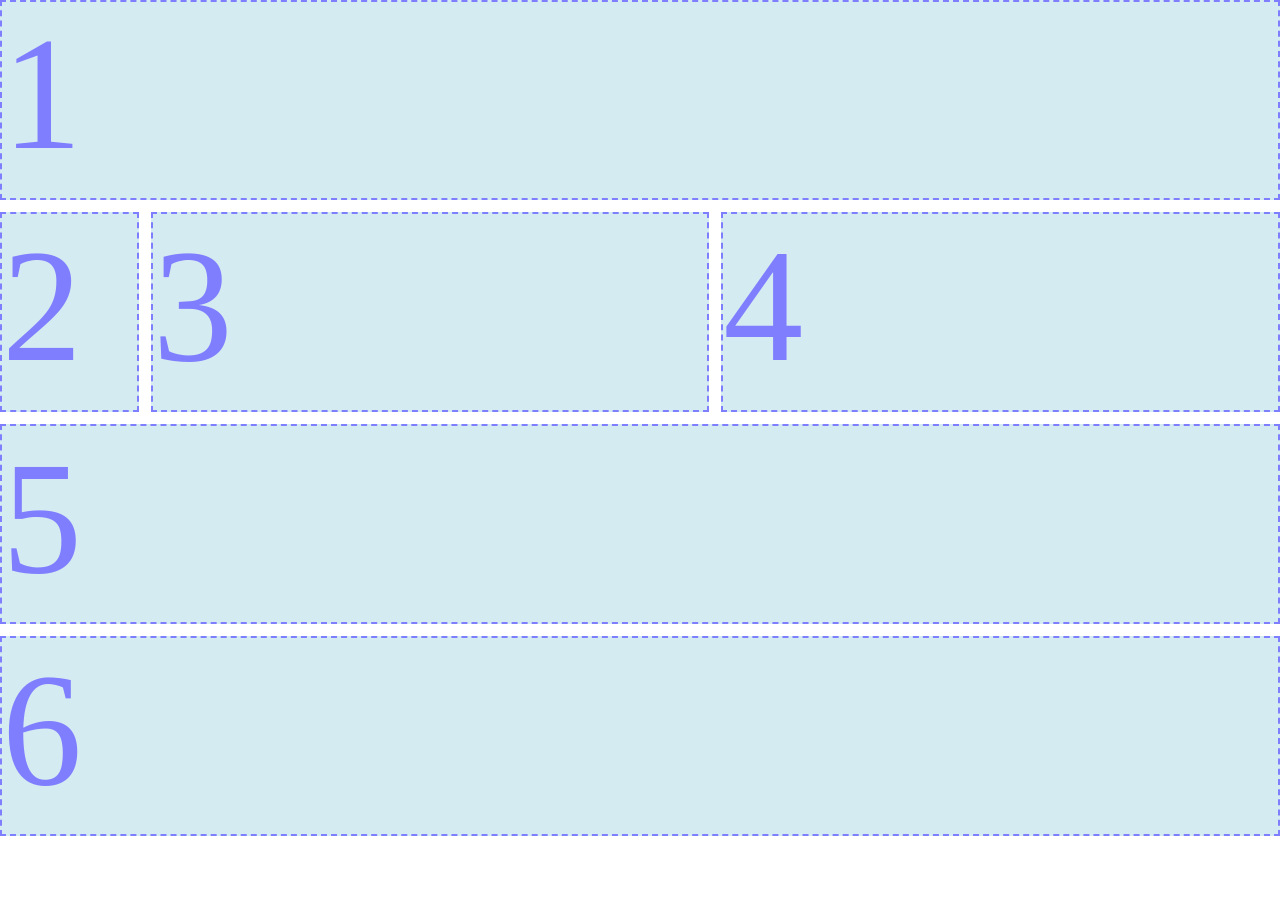
<file: hw5/index.html>
<!doctype html>
<html lang="en">
  <head>
    <meta charset="UTF-8" />
    <meta http-equiv="X-UA-Compatible" content="IE=edge" />
    <meta name="viewport" content="width=device-width, initial-scale=1.0" />
    <title>Assignment 4</title>
    <link rel="stylesheet" href="style.css" />
  </head>
  <body>
    <div class="container">
      <div class="box1">1</div>
      <div class="box2">2</div>
      <div class="box3">3</div>
      <div class="box4">4</div>
      <div class="box5">5</div>
      <div class="box6">6</div>
    </div>
  </body>
</html>
</file>
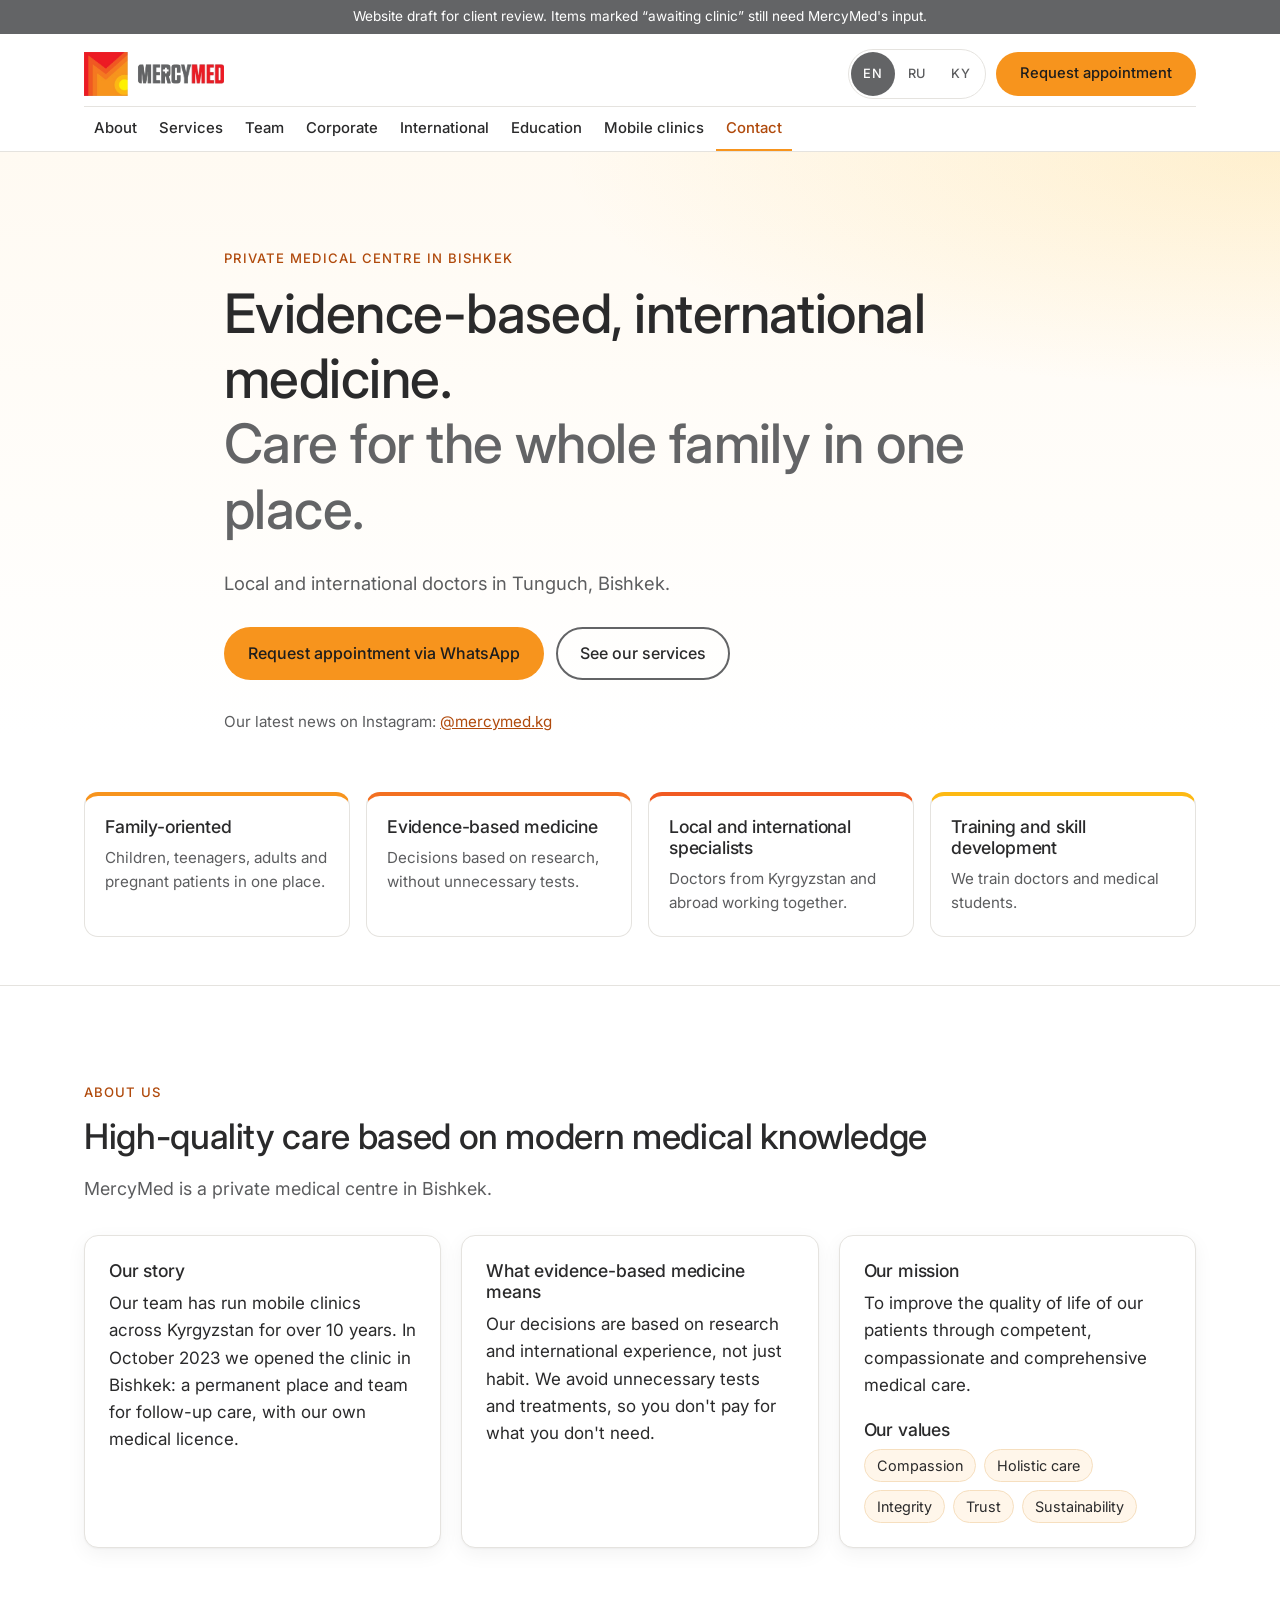
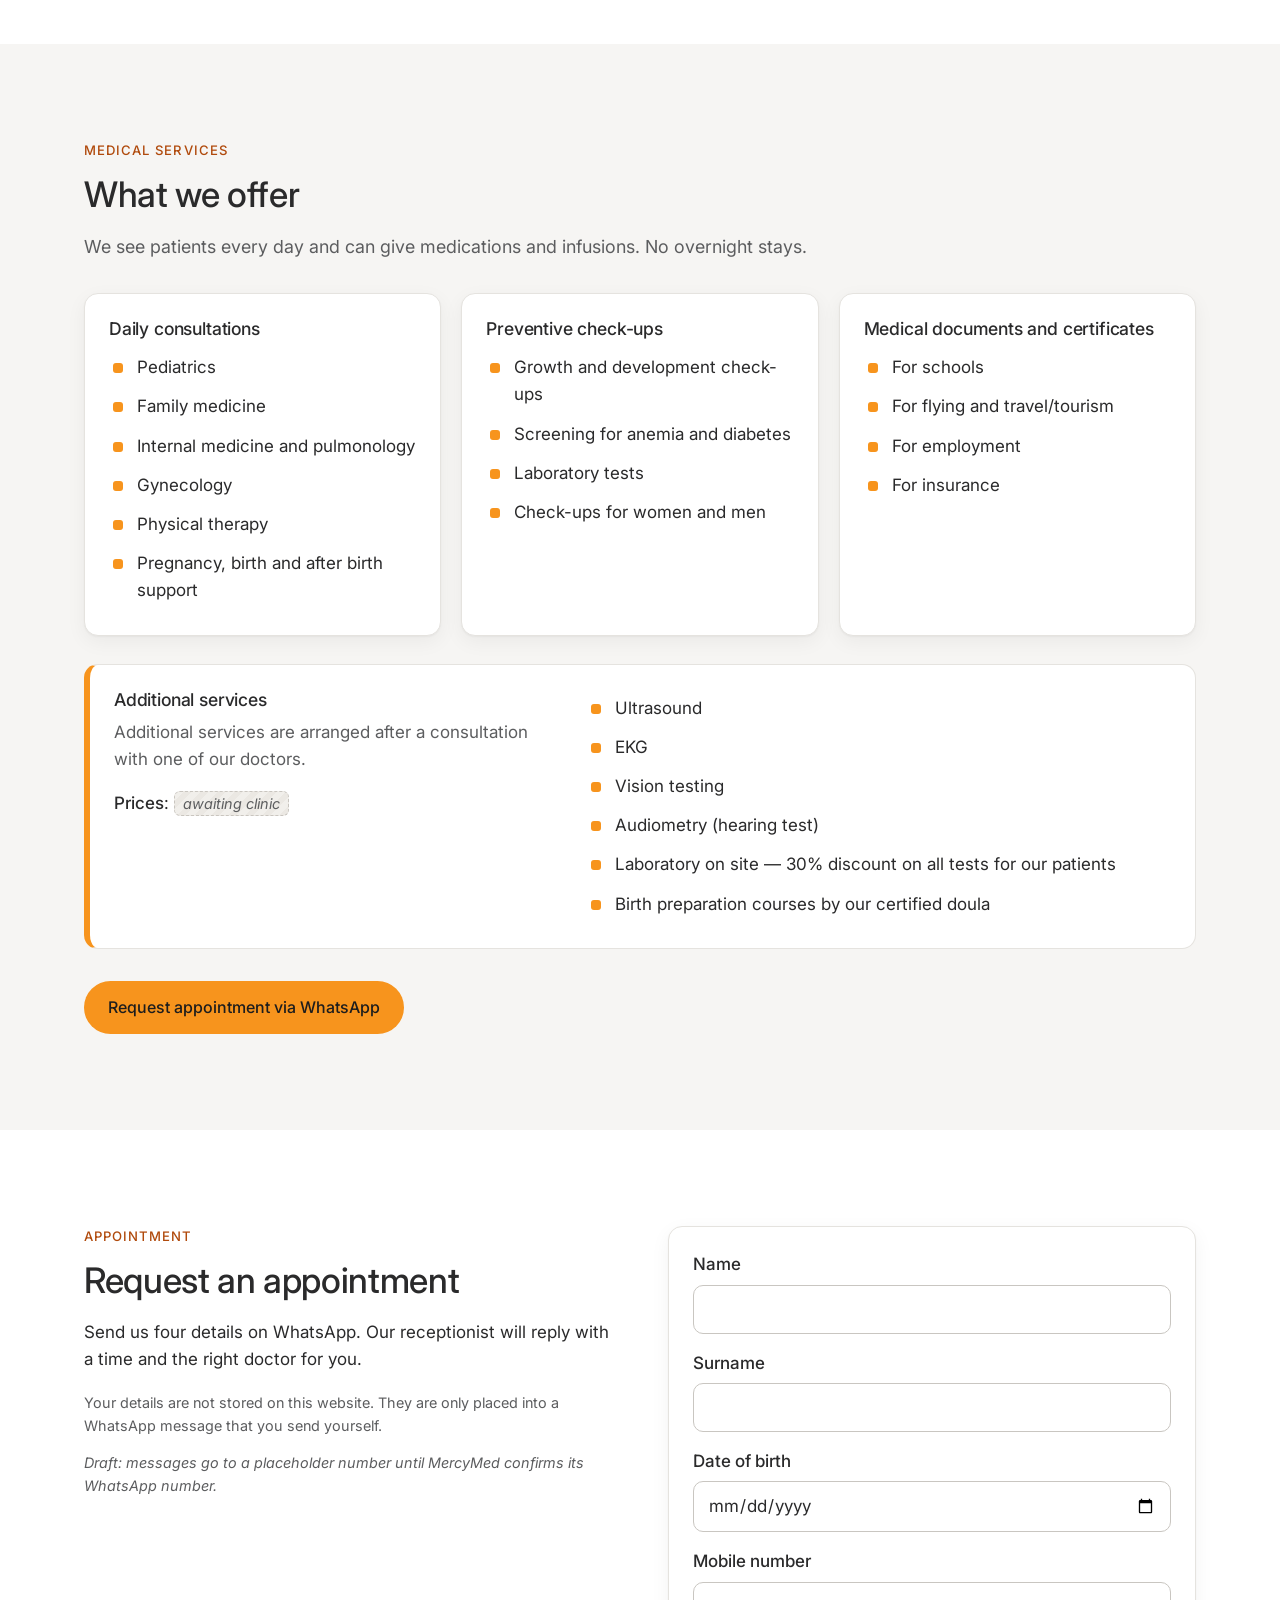
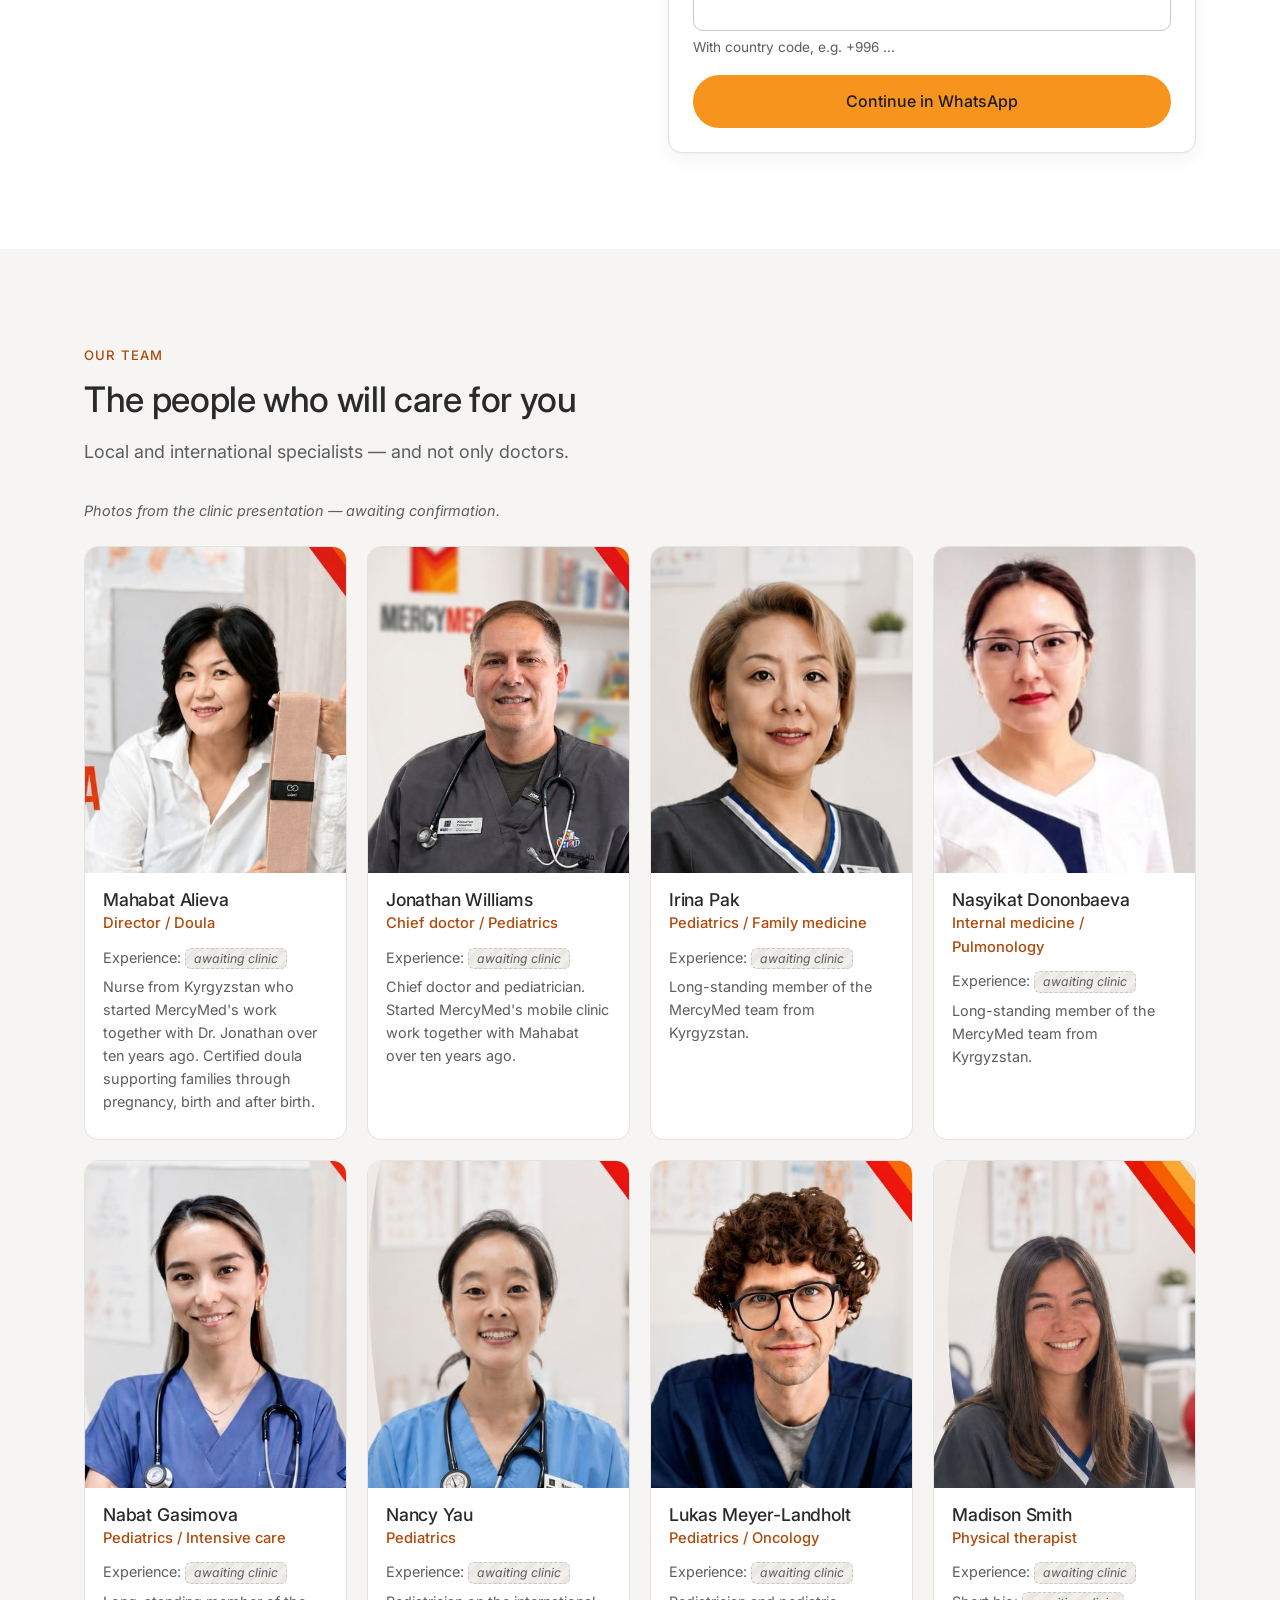
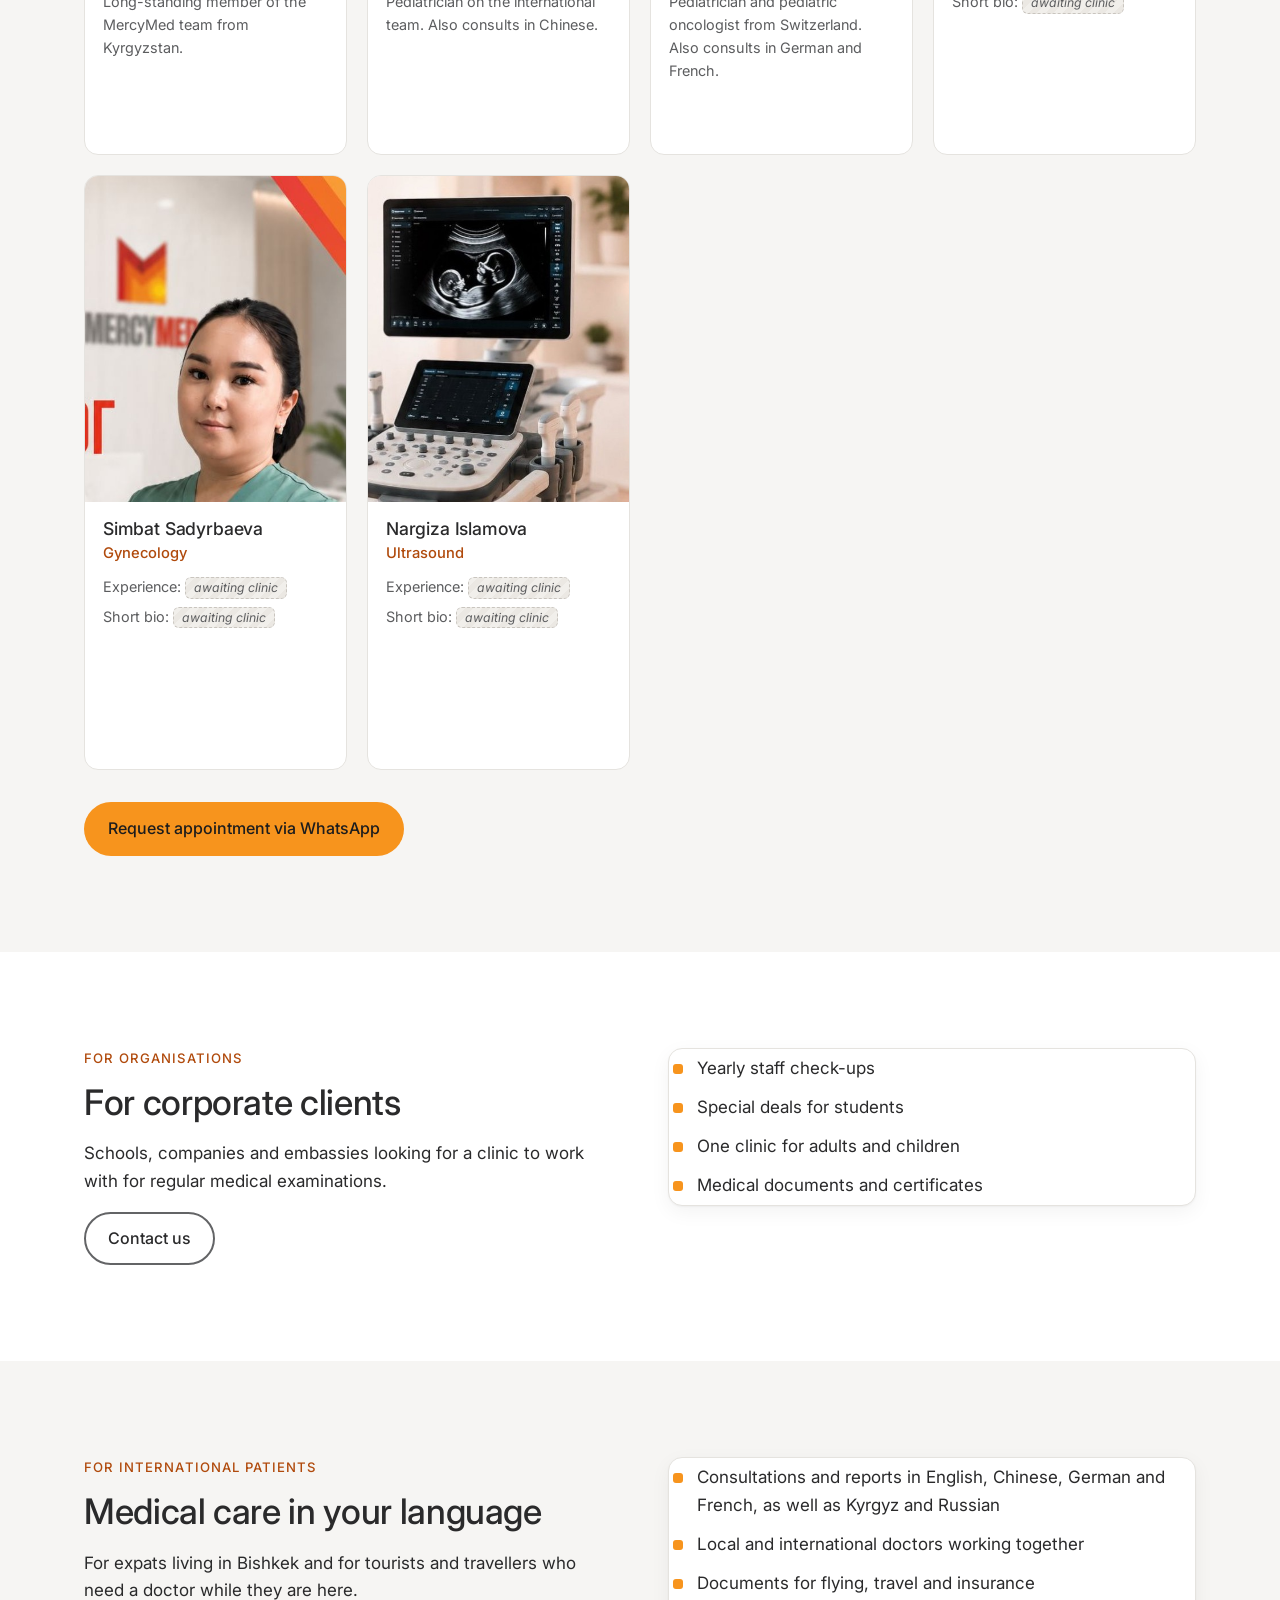
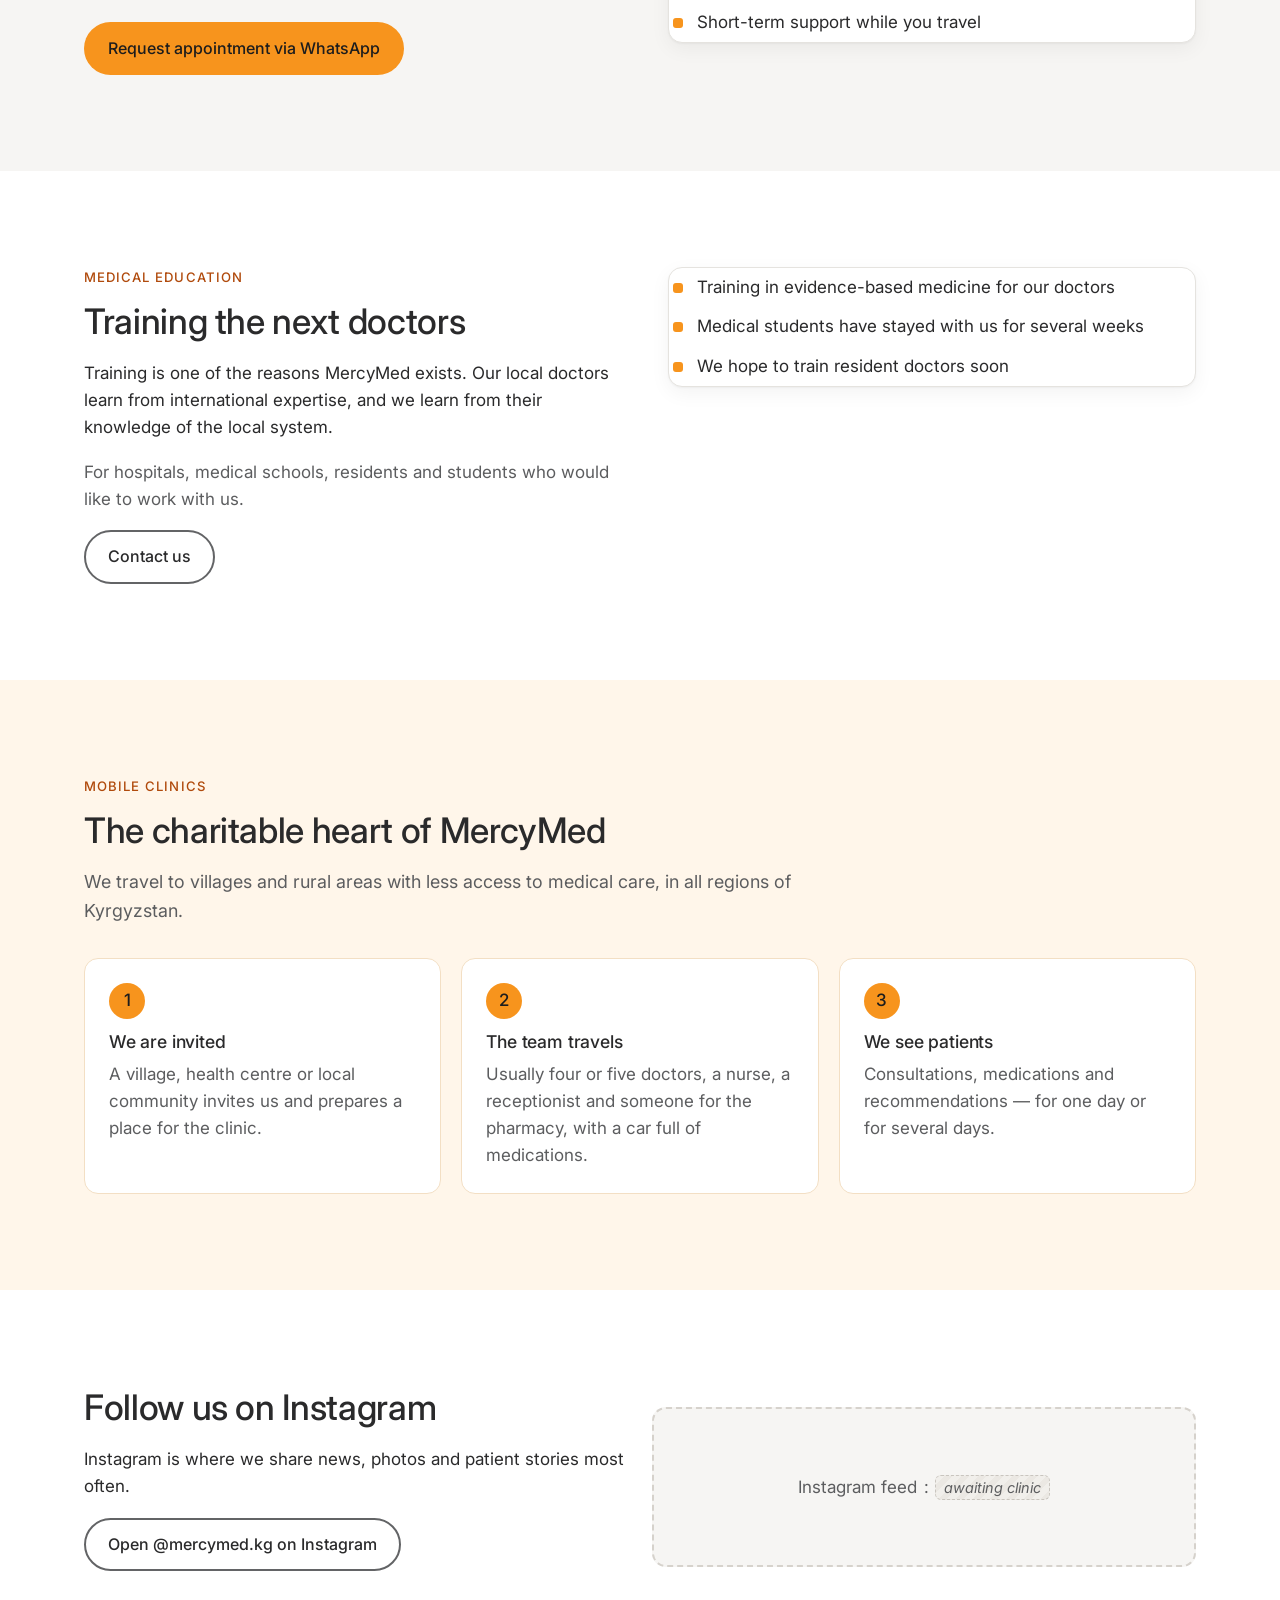
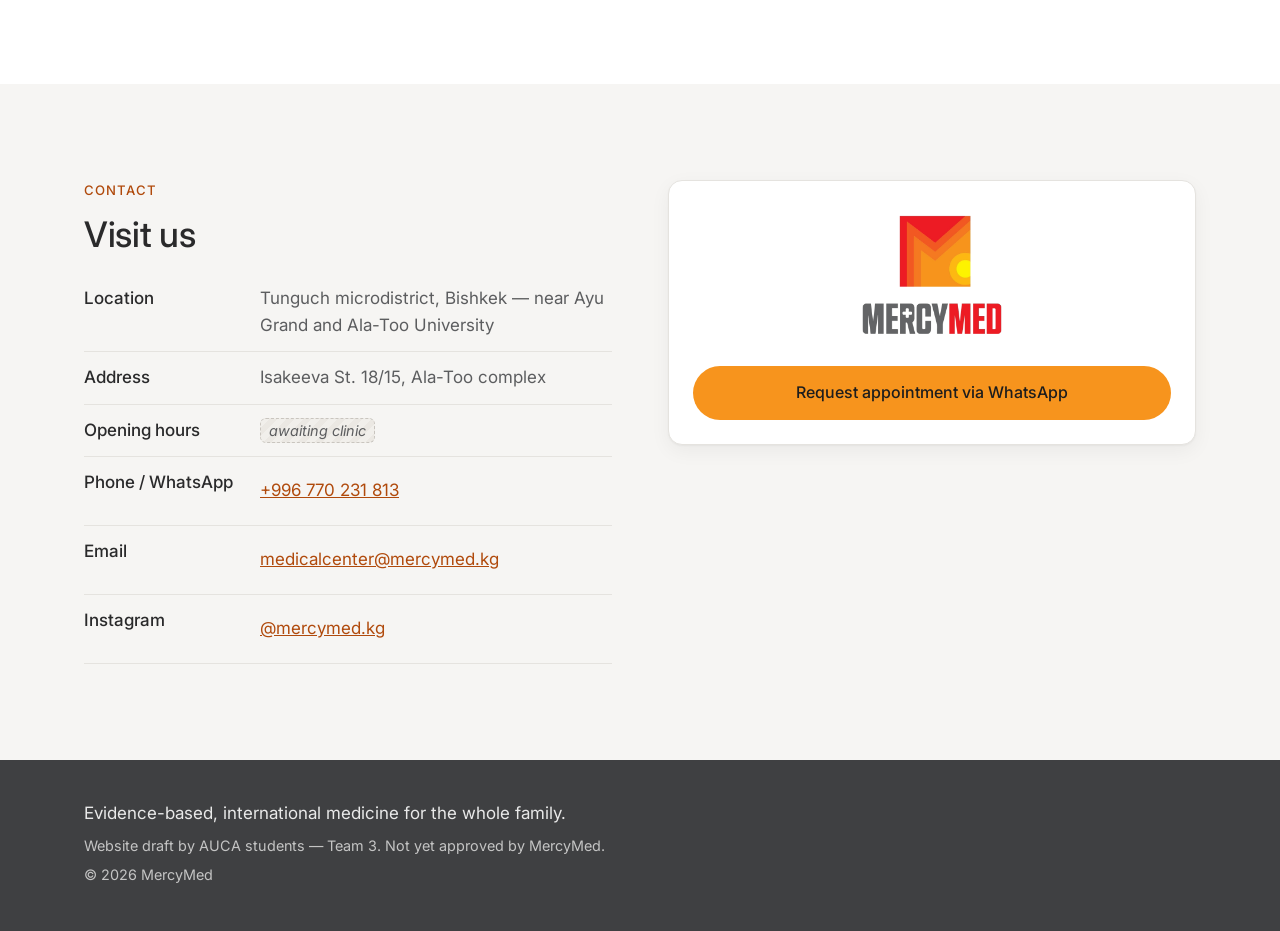
<file: hw6/index.html>
<!doctype html>
<html lang="en">
<head>
  <meta charset="utf-8">
  <meta name="viewport" content="width=device-width, initial-scale=1">
  <title>MercyMed — Evidence-based family medicine in Bishkek</title>
  <meta name="description" content="Private medical centre in Bishkek: pediatrics, family medicine, gynecology and more. Local and international doctors, consultations in Kyrgyz, Russian, English, Chinese, German and French.">
  <!-- Current public address (GitHub Pages). Change to mercymed.kg when the site moves there. -->
  <link rel="canonical" href="https://olimkhuzha.github.io/personal-page/hw6/">
  <meta property="og:type" content="website">
  <meta property="og:site_name" content="MercyMed">
  <meta property="og:url" content="https://olimkhuzha.github.io/personal-page/hw6/">
  <meta property="og:title" content="MercyMed — Evidence-based family medicine in Bishkek">
  <meta property="og:description" content="Private medical centre in Bishkek: pediatrics, family medicine, gynecology and more. Local and international doctors, consultations in Kyrgyz, Russian, English, Chinese, German and French.">
  <meta property="og:image" content="https://olimkhuzha.github.io/personal-page/hw6/assets/logo/logo-stacked.png">
  <meta property="og:image:alt" content="MercyMed logo">
  <meta property="og:locale" content="en_US">
  <meta property="og:locale:alternate" content="ru_RU">
  <meta property="og:locale:alternate" content="ky_KG">
  <link rel="icon" href="assets/logo/logo-stacked.png">
  <link rel="preconnect" href="https://fonts.googleapis.com">
  <link rel="preconnect" href="https://fonts.gstatic.com" crossorigin>
  <link href="https://fonts.googleapis.com/css2?family=Inter:wght@400;500&display=swap" rel="stylesheet">
  <link rel="stylesheet" href="css/styles.css">
</head>
<body>
  <a class="skip-link" href="#main" data-t="ui.skip">Skip to content</a>

  <div class="draft-banner" role="note">
    <span data-t="ui.draftBanner"></span>
    <span class="translation-note" data-t="ui.translationNote"></span>
  </div>

  <header class="site-header">
    <div class="container header-inner">
      <a class="brand" href="#top" aria-label="MercyMed — home">
        <img src="assets/logo/logo-horizontal.png" alt="MercyMed" width="180" height="56">
      </a>

      <nav class="main-nav" id="main-nav" aria-label="Main">
        <ul>
          <li><a href="#about" data-t="nav.about">About</a></li>
          <li><a href="#services" data-t="nav.services">Services</a></li>
          <li><a href="#team" data-t="nav.team">Team</a></li>
          <li><a href="#corporate" data-t="nav.corporate">Corporate</a></li>
          <li><a href="#international" data-t="nav.international">International</a></li>
          <li><a href="#education" data-t="nav.education">Education</a></li>
          <li><a href="#mobile" data-t="nav.mobile">Mobile clinics</a></li>
          <li><a href="#contact" data-t="nav.contact">Contact</a></li>
          <li class="nav-cta"><a class="btn btn-primary btn-block" href="#appointment" data-t="hero.cta">Request appointment via WhatsApp</a></li>
        </ul>
      </nav>

      <div class="header-actions">
        <div class="lang-switch" role="group" data-t-aria="ui.language" aria-label="Language">
          <button type="button" data-lang="en" lang="en">EN</button>
          <button type="button" data-lang="ru" lang="ru">RU</button>
          <button type="button" data-lang="ky" lang="ky">KY</button>
        </div>
        <a class="btn btn-primary btn-small header-cta" href="#appointment" data-t="nav.cta">Request appointment</a>
        <button class="menu-toggle" type="button" aria-controls="main-nav" aria-expanded="false">
          <span class="menu-icon" aria-hidden="true"></span>
          <span class="visually-hidden" data-t="ui.menu">Menu</span>
        </button>
      </div>
    </div>
  </header>

  <main id="main">
    <!-- HERO -->
    <section class="hero" id="top">
      <div class="container hero-inner">
        <p class="eyebrow" data-t="hero.eyebrow"></p>
        <h1>
          <span data-t="hero.title1">Evidence-based, international medicine.</span>
          <span class="hero-accent" data-t="hero.title2">Care for the whole family in one place.</span>
        </h1>
        <p class="hero-text" data-t="hero.text"></p>
        <div class="hero-actions">
          <a class="btn btn-primary" href="#appointment" data-t="hero.cta"></a>
          <a class="btn btn-ghost" href="#services" data-t="hero.secondary"></a>
        </div>
        <p class="hero-langs"><span data-t="hero.instaLabel"></span> <span data-setting="instagramUrl" data-link="url" data-link-label="instagramHandle"></span></p>
      </div>
      <div class="container">
        <ul class="highlights" data-render="highlights"></ul>
      </div>
    </section>

    <!-- ABOUT -->
    <section class="section" id="about">
      <div class="container">
        <p class="kicker" data-t="about.kicker"></p>
        <h2 data-t="about.title"></h2>
        <p class="lead" data-t="about.lead"></p>
        <div class="grid-3">
          <article class="card">
            <h3 data-t="about.historyTitle"></h3>
            <p data-t="about.history"></p>
          </article>
          <article class="card">
            <h3 data-t="about.ebmTitle"></h3>
            <p data-t="about.ebm"></p>
          </article>
          <article class="card">
            <h3 data-t="about.missionTitle"></h3>
            <p data-t="about.mission"></p>
            <h3 class="mt" data-t="about.valuesTitle"></h3>
            <ul class="tags" data-list="about.values"></ul>
          </article>
        </div>
      </div>
    </section>

    <!-- SERVICES -->
    <section class="section section-tint" id="services">
      <div class="container">
        <p class="kicker" data-t="services.kicker"></p>
        <h2 data-t="services.title"></h2>
        <p class="lead" data-t="services.intro"></p>
        <div class="grid-3" data-render="serviceGroups"></div>

        <div class="extra">
          <div>
            <h3 data-t="services.extraTitle"></h3>
            <p class="muted" data-t="services.extraNote"></p>
            <p class="prices"><strong data-t="services.pricesLabel"></strong>: <span data-setting="prices"></span></p>
          </div>
          <ul class="checklist" data-list="services.extra"></ul>
        </div>
        <p class="section-cta"><a class="btn btn-primary" href="#appointment" data-t="hero.cta"></a></p>
      </div>
    </section>

    <!-- APPOINTMENT -->
    <section class="section" id="appointment">
      <div class="container appointment">
        <div class="appointment-copy">
          <p class="kicker" data-t="appointment.kicker"></p>
          <h2 data-t="appointment.title"></h2>
          <p data-t="appointment.text"></p>
          <p class="muted small" data-t="appointment.privacy"></p>
          <p class="placeholder-note small" data-t="appointment.placeholderNote" data-if-setting="whatsappIsPlaceholder"></p>
        </div>
        <form class="appointment-form card" id="appointment-form" novalidate>
          <div class="field">
            <label for="f-first" data-t="appointment.firstName">Name</label>
            <input id="f-first" name="firstName" type="text" autocomplete="given-name" required aria-describedby="e-first">
            <p class="error" id="e-first" aria-live="polite"></p>
          </div>
          <div class="field">
            <label for="f-last" data-t="appointment.lastName">Surname</label>
            <input id="f-last" name="lastName" type="text" autocomplete="family-name" required aria-describedby="e-last">
            <p class="error" id="e-last" aria-live="polite"></p>
          </div>
          <div class="field">
            <label for="f-dob" data-t="appointment.dob">Date of birth</label>
            <input id="f-dob" name="dob" type="date" autocomplete="bday" required aria-describedby="e-dob">
            <p class="error" id="e-dob" aria-live="polite"></p>
          </div>
          <div class="field">
            <label for="f-phone" data-t="appointment.phone">Mobile number</label>
            <input id="f-phone" name="phone" type="tel" autocomplete="tel" inputmode="tel" required aria-describedby="h-phone e-phone">
            <p class="hint" id="h-phone" data-t="appointment.phoneHint"></p>
            <p class="error" id="e-phone" aria-live="polite"></p>
          </div>
          <button class="btn btn-primary btn-block" type="submit" data-t="appointment.submit">Continue in WhatsApp</button>
        </form>
      </div>
    </section>

    <!-- TEAM -->
    <section class="section section-tint" id="team">
      <div class="container">
        <p class="kicker" data-t="team.kicker"></p>
        <h2 data-t="team.title"></h2>
        <p class="lead" data-t="team.text"></p>
        <p class="placeholder-note small" data-t="team.photoNote"></p>
        <ul class="team-grid" data-render="team"></ul>
        <p class="section-cta"><a class="btn btn-primary" href="#appointment" data-t="hero.cta"></a></p>
      </div>
    </section>

    <!-- CORPORATE + INTERNATIONAL -->
    <section class="section" id="corporate">
      <div class="container split">
        <div>
          <p class="kicker" data-t="corporate.kicker"></p>
          <h2 data-t="corporate.title"></h2>
          <p data-t="corporate.text"></p>
          <a class="btn btn-ghost" href="#contact" data-t="corporate.cta"></a>
        </div>
        <ul class="checklist card" data-list="corporate.items"></ul>
      </div>
    </section>

    <section class="section section-tint" id="international">
      <div class="container split">
        <div>
          <p class="kicker" data-t="international.kicker"></p>
          <h2 data-t="international.title"></h2>
          <p data-t="international.text"></p>
          <a class="btn btn-primary" href="#appointment" data-t="international.cta"></a>
        </div>
        <ul class="checklist card" data-list="international.items"></ul>
      </div>
    </section>

    <!-- EDUCATION -->
    <section class="section" id="education">
      <div class="container split">
        <div>
          <p class="kicker" data-t="education.kicker"></p>
          <h2 data-t="education.title"></h2>
          <p data-t="education.text"></p>
          <p class="muted" data-t="education.audience"></p>
          <a class="btn btn-ghost" href="#contact" data-t="education.cta"></a>
        </div>
        <ul class="checklist card" data-list="education.items"></ul>
      </div>
    </section>

    <!-- MOBILE CLINICS -->
    <section class="section section-warm" id="mobile">
      <div class="container">
        <p class="kicker" data-t="mobile.kicker"></p>
        <h2 data-t="mobile.title"></h2>
        <p class="lead" data-t="mobile.text"></p>
        <ol class="steps" data-render="mobileSteps"></ol>
      </div>
    </section>

    <!-- INSTAGRAM -->
    <section class="section" id="instagram">
      <div class="container insta">
        <div>
          <h2 data-t="instagram.title"></h2>
          <p data-t="instagram.text"></p>
          <p data-setting="instagramUrl" data-link="url" data-link-text="instagram.cta" data-link-class="btn btn-ghost"></p>
        </div>
        <div class="insta-placeholder" role="note">
          <span data-t="instagram.feedPending"></span>: <span class="pending" data-t="ui.pending"></span>
        </div>
      </div>
    </section>

    <!-- CONTACT -->
    <section class="section section-tint" id="contact">
      <div class="container split">
        <div>
          <p class="kicker" data-t="contact.kicker"></p>
          <h2 data-t="contact.title"></h2>
          <dl class="contact-list">
            <div><dt data-t="contact.location"></dt><dd data-t="contact.locationValue"></dd></div>
            <div><dt data-t="contact.address"></dt><dd data-setting="address"></dd></div>
            <div><dt data-t="contact.hours"></dt><dd data-setting="openingHours"></dd></div>
            <div><dt data-t="contact.phone"></dt><dd data-setting="phone" data-link="tel"></dd></div>
            <div><dt data-t="contact.email"></dt><dd data-setting="email" data-link="mailto"></dd></div>
            <div><dt data-t="contact.instagram"></dt><dd data-setting="instagramUrl" data-link="url" data-link-label="instagramHandle"></dd></div>
          </dl>
        </div>
        <div class="contact-cta card">
          <img src="assets/logo/logo-stacked.png" alt="" width="160" height="140" class="contact-logo">
          <a class="btn btn-primary btn-block" href="#appointment" data-t="contact.cta"></a>
        </div>
      </div>
    </section>
  </main>

  <footer class="site-footer">
    <div class="container footer-inner">
      <p data-t="footer.tagline"></p>
      <p class="small" data-t="footer.note"></p>
      <p class="small">© <span id="year"></span> MercyMed</p>
    </div>
  </footer>

  <script src="js/content.js"></script>
  <script src="js/app.js"></script>
</body>
</html>
</file>
<file: hw5/style.css>
* {
  margin: 0;
  box-sizing: border-box;
}
body {
  background: url("https://cdn.imgchest.com/files/my8xckprw4l.png");
  opacity: 0.5;
  background-repeat: no-repeat;
}
.container {
  max-width: 1400px;
  display: flex;
  flex-wrap: wrap;
  gap: 12px;
}

.container > * {
  background-color: lightblue;
  font-size: 10rem;
  color: blue;
  border: 2px dashed blue;
  height: 200px;
  flex-grow: 1;
}

.box1 {
  flex-basis: 1400px;
}

.box2 {
  flex-basis: 80px;
}

.box3 {
  flex-basis: 500px;
}

.box4 {
  flex-basis: 500px;
}

.box5 {
  flex-basis: 1160px;
}

.box6 {
  flex-basis: 200px;
}
</file>
<file: hw6/css/styles.css>
/* MercyMed — website draft
   Colours come from the MercyMed logo guide (CMYK values converted to screen colours). */
:root {
  --yellow: #fff200;
  --orange-1: #fdb913;
  --orange-2: #f7941d;   /* main brand colour (yellow-orange) */
  --orange-3: #f37021;
  --orange-4: #f15a22;
  --red: #ed1c24;
  --grey: #636466;       /* secondary colour (logo grey) */

  --text: #2a2a2b;
  --muted: #5c5d5f;
  --accent-text: #b04a0c; /* darker orange, readable on white */
  --bg: #ffffff;
  --tint: #f6f5f3;
  --warm: #fff6ea;
  --line: #e5e3df;

  --radius: 14px;
  --shadow: 0 1px 2px rgba(0,0,0,.04), 0 6px 20px rgba(0,0,0,.05);
  --font: "Inter", system-ui, -apple-system, "Segoe UI", Roboto, sans-serif;
  --header-h: 72px;
}

*, *::before, *::after { box-sizing: border-box; }
html { scroll-behavior: smooth; scroll-padding-top: calc(var(--header-h) + 12px); }
@media (prefers-reduced-motion: reduce) { html { scroll-behavior: auto; } }

body {
  margin: 0;
  font-family: var(--font);
  font-weight: 400;
  font-size: 17px;
  line-height: 1.6;
  color: var(--text);
  background: var(--bg);
  -webkit-font-smoothing: antialiased;
}
img { max-width: 100%; display: block; }
h1, h2, h3 { line-height: 1.2; margin: 0 0 .5em; letter-spacing: -0.01em; }
h1 { font-weight: 500; font-size: clamp(2rem, 4.6vw, 3.4rem); }
h2 { font-weight: 500; font-size: clamp(1.6rem, 3vw, 2.2rem); }
h3 { font-weight: 500; font-size: 1.1rem; }
p { margin: 0 0 1em; }
/* The client prefers finer fonts: nothing heavier than 500. */
strong, b { font-weight: 500; }
a { color: var(--accent-text); }
[hidden] { display: none !important; }

.container { width: 100%; max-width: 1160px; margin: 0 auto; padding: 0 16px; }
@media (min-width: 640px) { .container { padding: 0 24px; } }

.visually-hidden { position: absolute; width: 1px; height: 1px; overflow: hidden; clip: rect(0 0 0 0); white-space: nowrap; }
.skip-link { position: absolute; left: 8px; top: -60px; background: var(--text); color: #fff; padding: 8px 14px; border-radius: 8px; z-index: 100; }
.skip-link:focus { top: 8px; }

:focus-visible { outline: 3px solid var(--orange-3); outline-offset: 2px; border-radius: 4px; }

.small { font-size: .9rem; }
.muted { color: var(--muted); }
.mt { margin-top: 1.25rem; }

/* ---------- draft banner and placeholders ---------- */
.draft-banner {
  background: var(--grey);
  color: #fff;
  font-size: .85rem;
  text-align: center;
  padding: 6px 16px;
}
.translation-note { display: block; font-weight: 500; color: var(--yellow); }
.pending {
  display: inline-block;
  font-size: .85em;
  font-style: italic;
  color: var(--muted);
  background: repeating-linear-gradient(135deg, #f1efeb, #f1efeb 6px, #ebe8e3 6px, #ebe8e3 12px);
  border: 1px dashed #c9c5bf;
  border-radius: 6px;
  padding: 0 8px;
}
.placeholder-note { color: var(--muted); font-style: italic; }

/* ---------- buttons ---------- */
.btn {
  display: inline-flex; align-items: center; justify-content: center;
  gap: .5em;
  min-height: 48px;
  padding: 12px 22px;
  border-radius: 999px;
  border: 2px solid transparent;
  font: inherit; font-weight: 500; font-size: 1rem;
  text-decoration: none;
  cursor: pointer;
  transition: background-color .15s, border-color .15s, color .15s;
}
.btn-primary { background: var(--orange-2); color: #1d1d1d; }
.btn-primary:hover { background: var(--orange-1); }
.btn-ghost { background: transparent; color: var(--text); border-color: var(--grey); }
.btn-ghost:hover { border-color: var(--orange-3); color: var(--accent-text); }
.btn-small { min-height: 44px; padding: 8px 16px; font-size: .92rem; white-space: nowrap; }
.btn-block { width: 100%; }

/* ---------- header ---------- */
.site-header {
  position: sticky; top: 0; z-index: 50;
  background: rgba(255,255,255,.96);
  backdrop-filter: saturate(1.2) blur(6px);
  border-bottom: 1px solid var(--line);
}
.header-inner { display: flex; align-items: center; gap: 16px; min-height: var(--header-h); }
.brand { flex-shrink: 0; display: flex; align-items: center; min-block-size: 44px; }
.brand img { height: 44px; width: auto; }
/* Fixed width so the header doesn't shift when the language (and button text) changes. */
.header-cta { min-inline-size: 12.5rem; }
/* Wide screens: the menu gets its own row under the logo, so the longer
   RU/KY labels fit without changing the layout. */
@media (min-width: 1200px) {
  :root { --header-h: 118px; }
  .header-inner { flex-wrap: wrap; row-gap: 0; min-height: 0; padding-top: 8px; }
  .brand, .header-actions { min-height: 64px; display: flex; align-items: center; }
  .main-nav { order: 3; flex-basis: 100%; border-top: 1px solid var(--line); }
}
.main-nav ul { list-style: none; margin: 0; padding: 0; display: flex; gap: 2px; }
.main-nav a {
  display: flex; align-items: center; min-block-size: 44px; padding: 8px 10px; border-radius: 8px;
  color: var(--text); text-decoration: none; font-size: .93rem; font-weight: 500; white-space: nowrap;
}
.main-nav a:hover { background: var(--tint); }
.main-nav a[aria-current="true"] { color: var(--accent-text); box-shadow: inset 0 -2px 0 var(--orange-2); border-radius: 0; }
.nav-cta { display: none; }
@media (max-width: 560px) {
  .nav-cta { display: block; padding-top: 12px; }
  .main-nav .nav-cta a { border-bottom: 0; border-radius: 999px; padding: 12px 22px; }
}
.header-actions { margin-left: auto; display: flex; align-items: center; gap: 10px; }

.lang-switch { display: flex; border: 1px solid var(--line); border-radius: 999px; padding: 2px; }
.lang-switch button {
  font: inherit; font-size: .8rem; font-weight: 500; letter-spacing: .04em;
  border: 0; background: none; color: var(--muted);
  min-inline-size: 44px; min-block-size: 44px; border-radius: 999px; cursor: pointer;
}
.lang-switch button[aria-pressed="true"] { background: var(--grey); color: #fff; }

.menu-toggle { display: none; width: 44px; height: 44px; border: 1px solid var(--line); border-radius: 10px; background: #fff; cursor: pointer; }
.menu-icon, .menu-icon::before, .menu-icon::after {
  display: block; width: 20px; height: 2px; background: var(--text); margin: 0 auto; position: relative; content: ""; transition: transform .2s;
}
.menu-icon::before { position: absolute; top: -6px; }
.menu-icon::after { position: absolute; top: 6px; }
.menu-toggle[aria-expanded="true"] .menu-icon { background: transparent; }
.menu-toggle[aria-expanded="true"] .menu-icon::before { transform: translateY(6px) rotate(45deg); }
.menu-toggle[aria-expanded="true"] .menu-icon::after { transform: translateY(-6px) rotate(-45deg); }

@media (max-width: 1199px) {
  .menu-toggle { display: block; }
  .main-nav {
    position: absolute; left: 0; right: 0; top: 100%;
    background: #fff; border-bottom: 1px solid var(--line); box-shadow: var(--shadow);
    display: none;
  }
  .main-nav.open { display: block; }
  .main-nav ul { flex-direction: column; padding: 8px 16px 16px; }
  .main-nav a { padding: 12px 8px; font-size: 1rem; border-bottom: 1px solid var(--line); border-radius: 0; }
  .main-nav a[aria-current="true"] { box-shadow: none; }
}
@media (max-width: 560px) {
  :root { --header-h: 64px; }
  .header-cta { display: none; }
  .brand img { height: 36px; }
  .header-inner { gap: 8px; }
  .header-actions { gap: 6px; }
}

/* ---------- hero ---------- */
.hero {
  padding: clamp(48px, 8vw, 96px) 0 48px;
  background:
    radial-gradient(1200px 400px at 100% 0%, rgba(253,185,19,.16), transparent 60%),
    linear-gradient(180deg, #fffaf2 0%, #fff 70%);
  border-bottom: 1px solid var(--line);
}
.hero-inner { max-width: 880px; }
.eyebrow, .kicker {
  font-size: .82rem; font-weight: 500; letter-spacing: .08em; text-transform: uppercase;
  color: var(--accent-text); margin-bottom: .75rem;
}
.hero h1 span { display: block; }
.hero-accent { color: var(--grey); font-weight: 500; }
.hero-text { font-size: 1.15rem; color: var(--muted); max-width: 640px; }
.hero-actions { display: flex; flex-wrap: wrap; gap: 12px; margin: 28px 0 20px; }
.hero-langs { font-size: .95rem; color: var(--muted); }

.highlights {
  list-style: none; padding: 0; margin: 48px 0 0;
  display: grid; gap: 16px; grid-template-columns: repeat(auto-fit, minmax(230px, 1fr));
}
.highlight {
  background: #fff; border: 1px solid var(--line); border-radius: var(--radius);
  padding: 20px; border-top: 4px solid var(--orange-2);
}
.highlight:nth-child(2) { border-top-color: var(--orange-3); }
.highlight:nth-child(3) { border-top-color: var(--orange-4); }
.highlight:nth-child(4) { border-top-color: var(--orange-1); }
.highlight p { margin: 0; color: var(--muted); font-size: .95rem; }

/* ---------- sections ---------- */
.section { padding: clamp(56px, 8vw, 96px) 0; }
.section-tint { background: var(--tint); }
.section-warm { background: var(--warm); }
.lead { font-size: 1.12rem; color: var(--muted); max-width: 760px; margin-bottom: 2rem; }
.section-cta { margin: 32px 0 0; }

.card {
  background: #fff; border: 1px solid var(--line); border-radius: var(--radius);
  padding: 24px; box-shadow: var(--shadow);
}
.card p:last-child { margin-bottom: 0; }
.grid-3 { display: grid; gap: 20px; grid-template-columns: repeat(auto-fit, minmax(270px, 1fr)); }

.checklist { list-style: none; padding: 0; margin: 0; }
.checklist li { position: relative; padding: 6px 0 6px 28px; }
.checklist li::before {
  content: ""; position: absolute; left: 4px; top: 15px;
  width: 10px; height: 10px; border-radius: 3px; background: var(--orange-2);
}
.tags { list-style: none; padding: 0; margin: 0; display: flex; flex-wrap: wrap; gap: 8px; }
.tags li { background: var(--warm); border: 1px solid #f6dfbf; border-radius: 999px; padding: 4px 12px; font-size: .9rem; }

.extra {
  margin-top: 28px; display: grid; gap: 24px; grid-template-columns: 1fr;
  background: #fff; border: 1px solid var(--line); border-left: 6px solid var(--orange-2);
  border-radius: var(--radius); padding: 24px;
}
@media (min-width: 800px) { .extra { grid-template-columns: 1fr 1.3fr; } }
.prices { margin: 0; }

.split { display: grid; gap: 32px; align-items: start; }
@media (min-width: 860px) { .split { grid-template-columns: 1fr 1fr; gap: 56px; } }

/* ---------- appointment ---------- */
.appointment { display: grid; gap: 32px; align-items: start; }
@media (min-width: 860px) { .appointment { grid-template-columns: 1fr 1fr; gap: 56px; } }
.field { margin-bottom: 16px; }
.field label { display: block; font-weight: 500; margin-bottom: 6px; }
.field input {
  width: 100%; min-height: 48px; padding: 10px 14px;
  font: inherit; color: var(--text);
  border: 1px solid #c9c6c1; border-radius: 10px; background: #fff;
}
.field input:focus-visible { outline: 3px solid var(--orange-2); outline-offset: 0; border-color: var(--orange-3); }
.field input[aria-invalid="true"] { border-color: var(--red); }
.hint { font-size: .85rem; color: var(--muted); margin: 6px 0 0; }
.error { font-size: .88rem; color: #b3141b; margin: 6px 0 0; min-height: 0; }
.error:empty { display: none; }

/* ---------- team ---------- */
.team-grid {
  list-style: none; padding: 0; margin: 24px 0 0;
  display: grid; gap: 20px; grid-template-columns: repeat(auto-fill, minmax(220px, 1fr));
  grid-auto-rows: 1fr; /* every card the same height, across all rows */
}
.member { background: #fff; border: 1px solid var(--line); border-radius: var(--radius); overflow: hidden; display: flex; flex-direction: column; height: 100%; }
.member-photo { aspect-ratio: 4 / 5; background: var(--tint); flex: none; overflow: hidden; }
.member-body { flex: 1; }
.member-photo img { width: 100%; height: 100%; object-fit: cover; object-position: 50% 20%; }
.member-photo.no-photo { display: flex; align-items: center; justify-content: center; color: var(--muted); font-size: .9rem; text-align: center; padding: 16px; }
.member-body { padding: 16px 18px 20px; }
.member-body h3 { margin-bottom: 2px; }
.role { color: var(--accent-text); font-weight: 500; font-size: .92rem; margin-bottom: 10px; }
.meta, .bio { font-size: .9rem; color: var(--muted); margin-bottom: 6px; }

/* ---------- mobile clinics ---------- */
.steps { list-style: none; padding: 0; margin: 0; counter-reset: step; display: grid; gap: 20px; grid-template-columns: repeat(auto-fit, minmax(250px, 1fr)); }
.step { counter-increment: step; background: #fff; border-radius: var(--radius); padding: 24px; border: 1px solid #f3dfc4; }
.step::before {
  content: counter(step);
  display: inline-flex; align-items: center; justify-content: center;
  width: 36px; height: 36px; border-radius: 50%;
  background: var(--orange-2); color: #1d1d1d; font-weight: 500; margin-bottom: 12px;
}
.step p { margin: 0; color: var(--muted); }

/* ---------- instagram ---------- */
.insta { display: grid; gap: 24px; align-items: center; }
@media (min-width: 860px) { .insta { grid-template-columns: 1fr 1fr; } }
.insta-placeholder {
  min-height: 160px; border: 2px dashed #d6d2cc; border-radius: var(--radius);
  display: flex; align-items: center; justify-content: center; gap: .4em; flex-wrap: wrap;
  color: var(--muted); padding: 24px; text-align: center; background: var(--tint);
}

/* ---------- contact ---------- */
.contact-list { margin: 0; }
.contact-list > div { display: grid; grid-template-columns: 1fr; gap: 2px; padding: 12px 0; border-bottom: 1px solid var(--line); }
@media (min-width: 560px) { .contact-list > div { grid-template-columns: 160px 1fr; gap: 16px; } }
.contact-list dt { font-weight: 500; }
.contact-list dd { margin: 0; color: var(--muted); }
/* Phone, email and Instagram links: at least 44px tall for easy tapping. */
.contact-link { display: inline-flex; align-items: center; min-block-size: 44px; }
.contact-cta { display: flex; flex-direction: column; align-items: center; gap: 20px; }
.contact-logo { width: 160px; height: auto; mix-blend-mode: multiply; }

/* ---------- footer ---------- */
.site-footer { background: #3f4042; color: #e9e9e9; padding: 40px 0; }
.site-footer p { margin: 0 0 .4em; }
.site-footer .small { color: #c4c4c4; }
</file>
